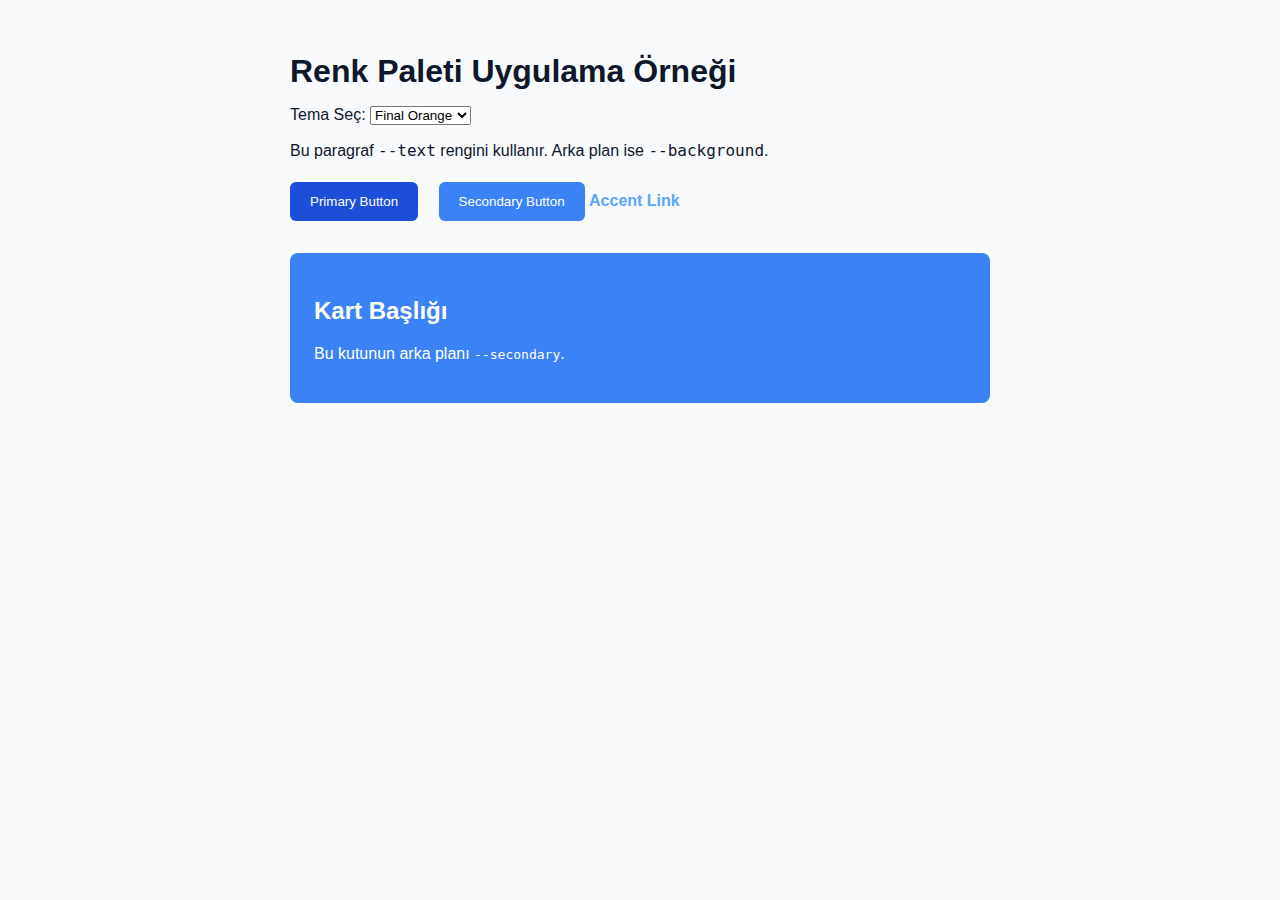
<file: palette-sample.html>
<!DOCTYPE html>
<html lang="tr">

<head>
    <meta charset="UTF-8" />
    <meta name="viewport" content="width=device-width, initial-scale=1.0" />
    <title>Renk Teması Uygulama</title>
    <link rel="stylesheet" href="palette-sample.css" />
</head>

<body class="theme-neo-blue">
    <div class="container">
        <h1 class="heading">Renk Paleti Uygulama Örneği</h1>

        <label for="theme-selector">Tema Seç:</label>
        <select id="theme-selector">
            <option value="theme-final-orange">Final Orange</option>
            <option value="theme-neo-blue">Neo Blue</option>
            <option value="theme-green-circuit">Green Circuit</option>
            <option value="theme-cyber-violet">Cyber Violet</option>
            <option value="theme-mono-steel">Mono Steel</option>
            <option value="theme-sunrise-tech">Sunrise Tech</option>

        </select>

        <p class="text">
            Bu paragraf <code>--text</code> rengini kullanır. Arka plan ise <code>--background</code>.
        </p>

        <button class="button-primary">Primary Button</button>
        <button class="button-secondary">Secondary Button</button>
        <a href="#" class="accent-link">Accent Link</a>

        <div class="card">
            <h2>Kart Başlığı</h2>
            <p>Bu kutunun arka planı <code>--secondary</code>.</p>
        </div>
    </div>

    <script>
        const themeSelector = document.getElementById('theme-selector');
        themeSelector.addEventListener('change', (e) => {
            document.body.className = e.target.value;
        });
    </script>


</body>

</html>
</file>
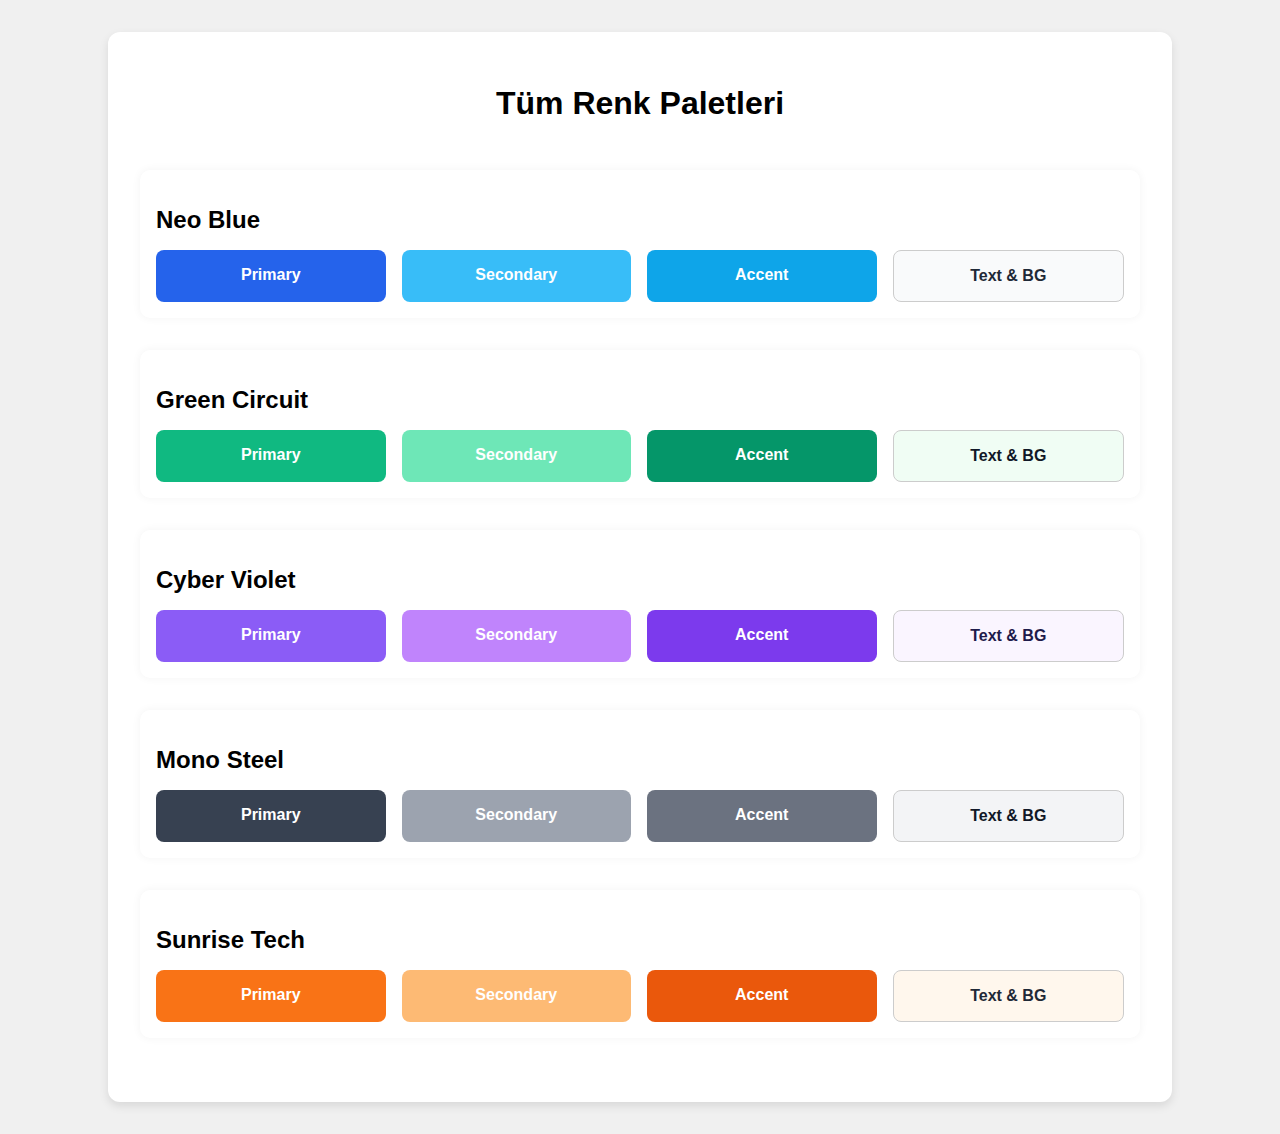
<file: palette.html>
<!DOCTYPE html>
<html lang="tr">

<head>
    <meta charset="UTF-8" />
    <meta name="viewport" content="width=device-width, initial-scale=1.0" />
    <title>Renk Paleti Önizleme</title>
    <link rel="stylesheet" href="palette.css" />
</head>

<body class="neutral-bg">
    <div class="container">
        <h1>Tüm Renk Paletleri</h1>

        <!-- TEMA KARTLARI -->
        <div class="theme-card theme-neo-blue">
            <h2>Neo Blue</h2>
            <div class="swatches">
                <div class="swatch" style="background: var(--primary)">Primary</div>
                <div class="swatch" style="background: var(--secondary)">Secondary</div>
                <div class="swatch" style="background: var(--accent)">Accent</div>
                <div class="swatch text-sample" style="color: var(--text); background: var(--background)">Text & BG
                </div>
            </div>
        </div>

        <div class="theme-card theme-green-circuit">
            <h2>Green Circuit</h2>
            <div class="swatches">
                <div class="swatch" style="background: var(--primary)">Primary</div>
                <div class="swatch" style="background: var(--secondary)">Secondary</div>
                <div class="swatch" style="background: var(--accent)">Accent</div>
                <div class="swatch text-sample" style="color: var(--text); background: var(--background)">Text & BG
                </div>
            </div>
        </div>

        <div class="theme-card theme-cyber-violet">
            <h2>Cyber Violet</h2>
            <div class="swatches">
                <div class="swatch" style="background: var(--primary)">Primary</div>
                <div class="swatch" style="background: var(--secondary)">Secondary</div>
                <div class="swatch" style="background: var(--accent)">Accent</div>
                <div class="swatch text-sample" style="color: var(--text); background: var(--background)">Text & BG
                </div>
            </div>
        </div>

        <div class="theme-card theme-mono-steel">
            <h2>Mono Steel</h2>
            <div class="swatches">
                <div class="swatch" style="background: var(--primary)">Primary</div>
                <div class="swatch" style="background: var(--secondary)">Secondary</div>
                <div class="swatch" style="background: var(--accent)">Accent</div>
                <div class="swatch text-sample" style="color: var(--text); background: var(--background)">Text & BG
                </div>
            </div>
        </div>

        <div class="theme-card theme-sunrise-tech">
            <h2>Sunrise Tech</h2>
            <div class="swatches">
                <div class="swatch" style="background: var(--primary)">Primary</div>
                <div class="swatch" style="background: var(--secondary)">Secondary</div>
                <div class="swatch" style="background: var(--accent)">Accent</div>
                <div class="swatch text-sample" style="color: var(--text); background: var(--background)">Text & BG
                </div>
            </div>
        </div>
    </div>
</body>

</html>
</file>
<file: palette-sample.css>
body {
  font-family: sans-serif;
  margin: 0;
  padding: 2rem;
  background: var(--background);
  color: var(--text);
}

.container {
  max-width: 700px;
  margin: auto;
}

.heading {
  font-size: 2rem;
  margin-bottom: 1rem;
}

.text {
  font-size: 1rem;
  margin: 1rem 0;
}

.accent-link {
  display: inline-block;
  margin-top: 1rem;
  color: var(--accent);
  text-decoration: none;
  font-weight: bold;
}

.card {
  background: var(--secondary);
  color: white;
  padding: 1.5rem;
  margin-top: 2rem;
  border-radius: 8px;
}

/* Temalar */
.theme-neo-blue {
  --primary: #1d4ed8;
  --secondary: #3b82f6;
  --accent: #60a5fa;
  --text: #0f172a;
  --background: #f8fafc;
}

.theme-green-circuit {
  --primary: #059669;
  --secondary: #10b981;
  --accent: #34d399;
  --text: #064e3b;
  --background: #ecfdf5;
}

.theme-cyber-violet {
  --primary: #8b5cf6;
  --secondary: #7c3aed;
  --accent: #c084fc;
  --text: #1e1b4b;
  --background: #f5f3ff;
}

.theme-mono-steel {
  --primary: #374151;
  --secondary: #6b7280;
  --accent: #9ca3af;
  --text: #111827;
  --background: #f9fafb;
}

.theme-sunrise-tech {
  --primary: #f97316;
  --secondary: #fb923c;
  --accent: #facc15;
  --text: #78350f;
  --background: #fff7ed;
}

.theme-final-orange {
  --primary: #ff783d;
  --secondary: #fb923c;
  --accent: #103d4f;
  --text: #000000;
  --background: #f0efea;
}

.button-primary {
  background: var(--primary);
  color: white;
  border: none;
  padding: 0.75rem 1.25rem;
  border-radius: 6px;
  margin-right: 1rem;
  cursor: pointer;
}

.button-secondary {
  background: var(--secondary);
  color: white;
  border: none;
  padding: 0.75rem 1.25rem;
  border-radius: 6px;
  cursor: pointer;
}
</file>
<file: palette.css>
body {
  margin: 0;
  font-family: Arial, sans-serif;
  background: var(--background);
  color: var(--text);
  transition: background 0.3s, color 0.3s;
}

.container {
  max-width: 600px;
  margin: 4rem auto;
  padding: 2rem;
  background: white;
  border-radius: 12px;
  box-shadow: 0 4px 10px rgba(0, 0, 0, 0.1);
}

h1 {
  color: var(--primary);
}

.main-button {
  background: var(--primary);
  color: white;
  border: none;
  padding: 0.75rem 1.5rem;
  border-radius: 8px;
  font-size: 1rem;
  cursor: pointer;
  transition: background 0.3s;
}

.main-button:hover {
  background: var(--accent);
}

.theme-switcher {
  margin-top: 2rem;
}

/* --- Tema Renk Değişkenleri --- */

.theme-neo-blue {
  --primary: #2563eb;
  --secondary: #38bdf8;
  --background: #f9fafb;
  --text: #1f2937;
  --accent: #0ea5e9;
}

.theme-green-circuit {
  --primary: #10b981;
  --secondary: #6ee7b7;
  --background: #f0fdf4;
  --text: #111827;
  --accent: #059669;
}

.theme-cyber-violet {
  --primary: #8b5cf6;
  --secondary: #c084fc;
  --background: #faf5ff;
  --text: #1e1b4b;
  --accent: #7c3aed;
}

.theme-mono-steel {
  --primary: #374151;
  --secondary: #9ca3af;
  --background: #f3f4f6;
  --text: #111827;
  --accent: #6b7280;
}

.theme-sunrise-tech {
  --primary: #f97316;
  --secondary: #fdba74;
  --background: #fff7ed;
  --text: #1f2937;
  --accent: #ea580c;
}

body.neutral-bg {
  background: #f0f0f0;
  font-family: sans-serif;
  margin: 0;
  padding: 2rem;
}

.container {
  max-width: 1000px;
  margin: auto;
}

h1 {
  text-align: center;
  margin-bottom: 3rem;
}

.theme-card {
  padding: 1rem;
  margin-bottom: 2rem;
  border-radius: 10px;
  box-shadow: 0 0 10px rgba(0, 0, 0, 0.05);
  background: white;
}

.theme-card h2 {
  margin-bottom: 1rem;
}

.swatches {
  display: flex;
  flex-wrap: wrap;
  gap: 1rem;
}

.swatch {
  flex: 1 1 150px;
  padding: 1rem;
  border-radius: 8px;
  color: white;
  font-weight: bold;
  text-align: center;
}

.text-sample {
  border: 1px solid #ccc;
  color: var(--text);
}
</file>
